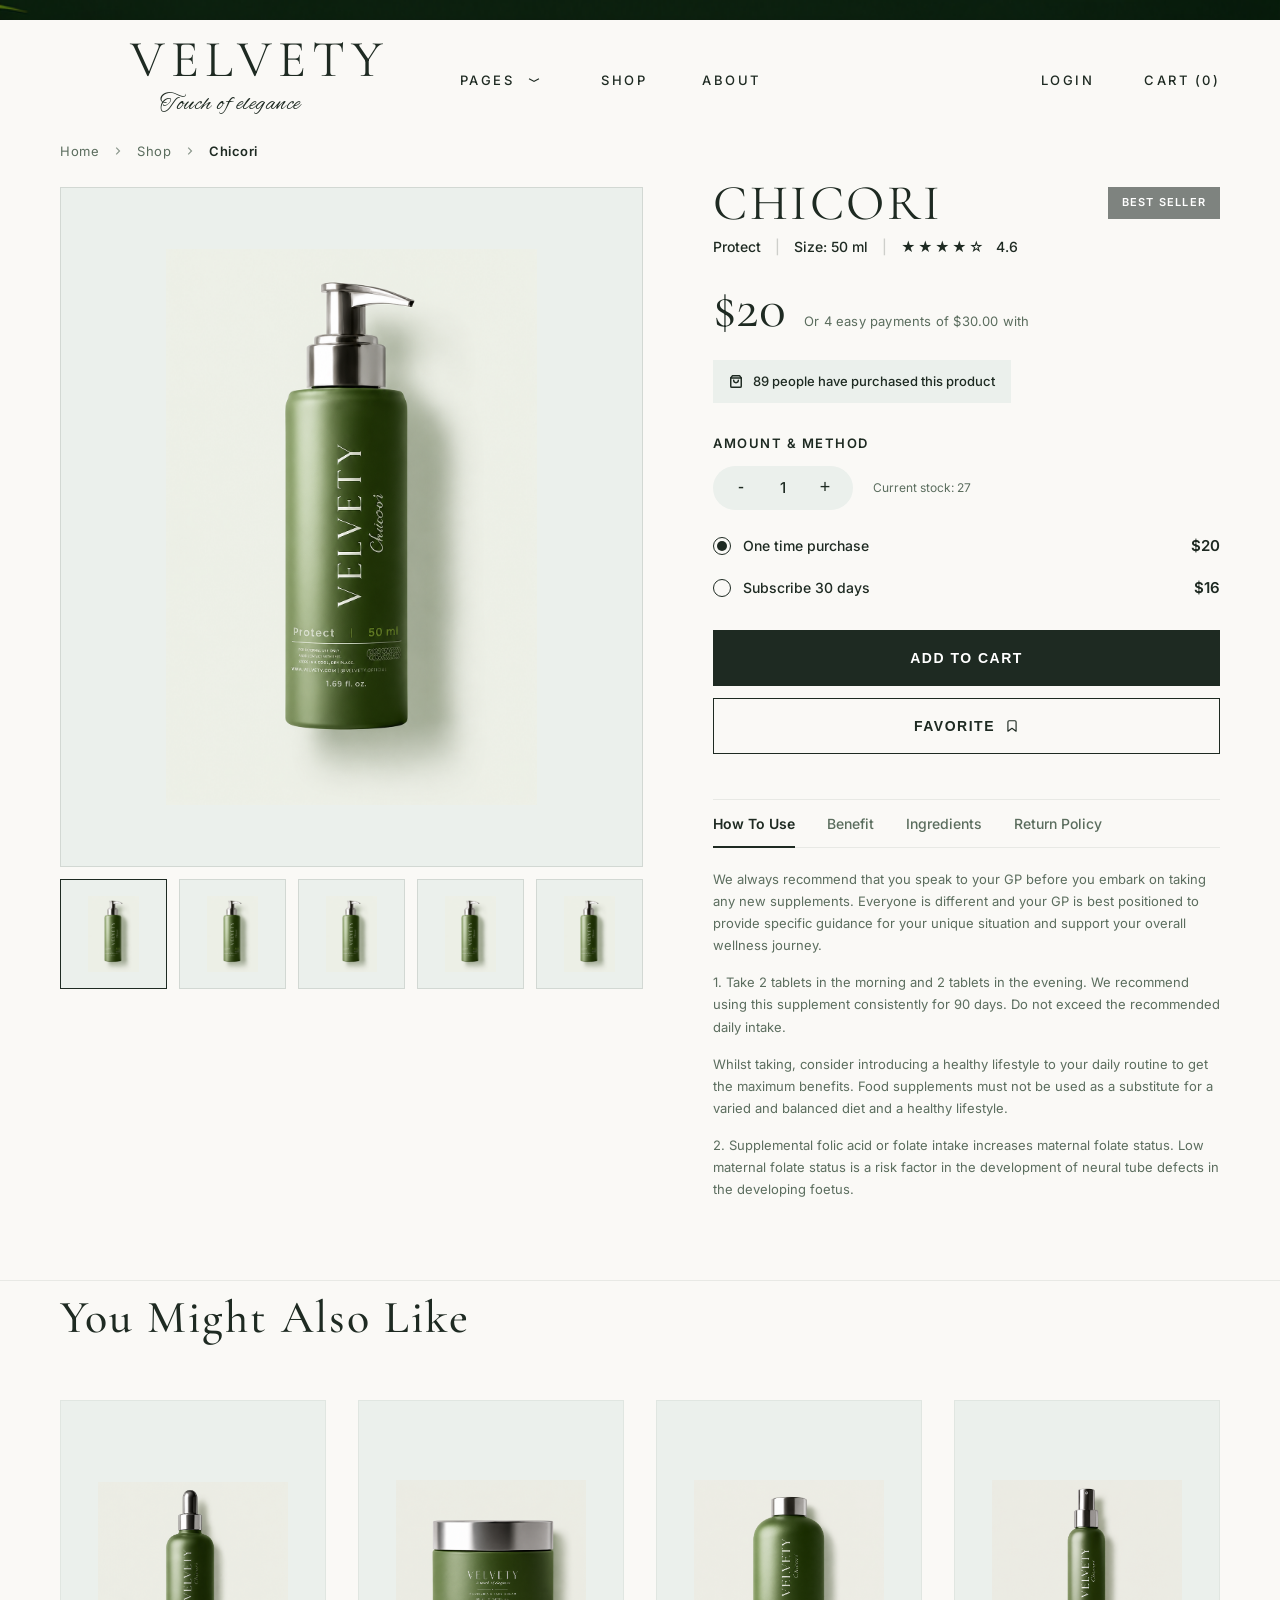
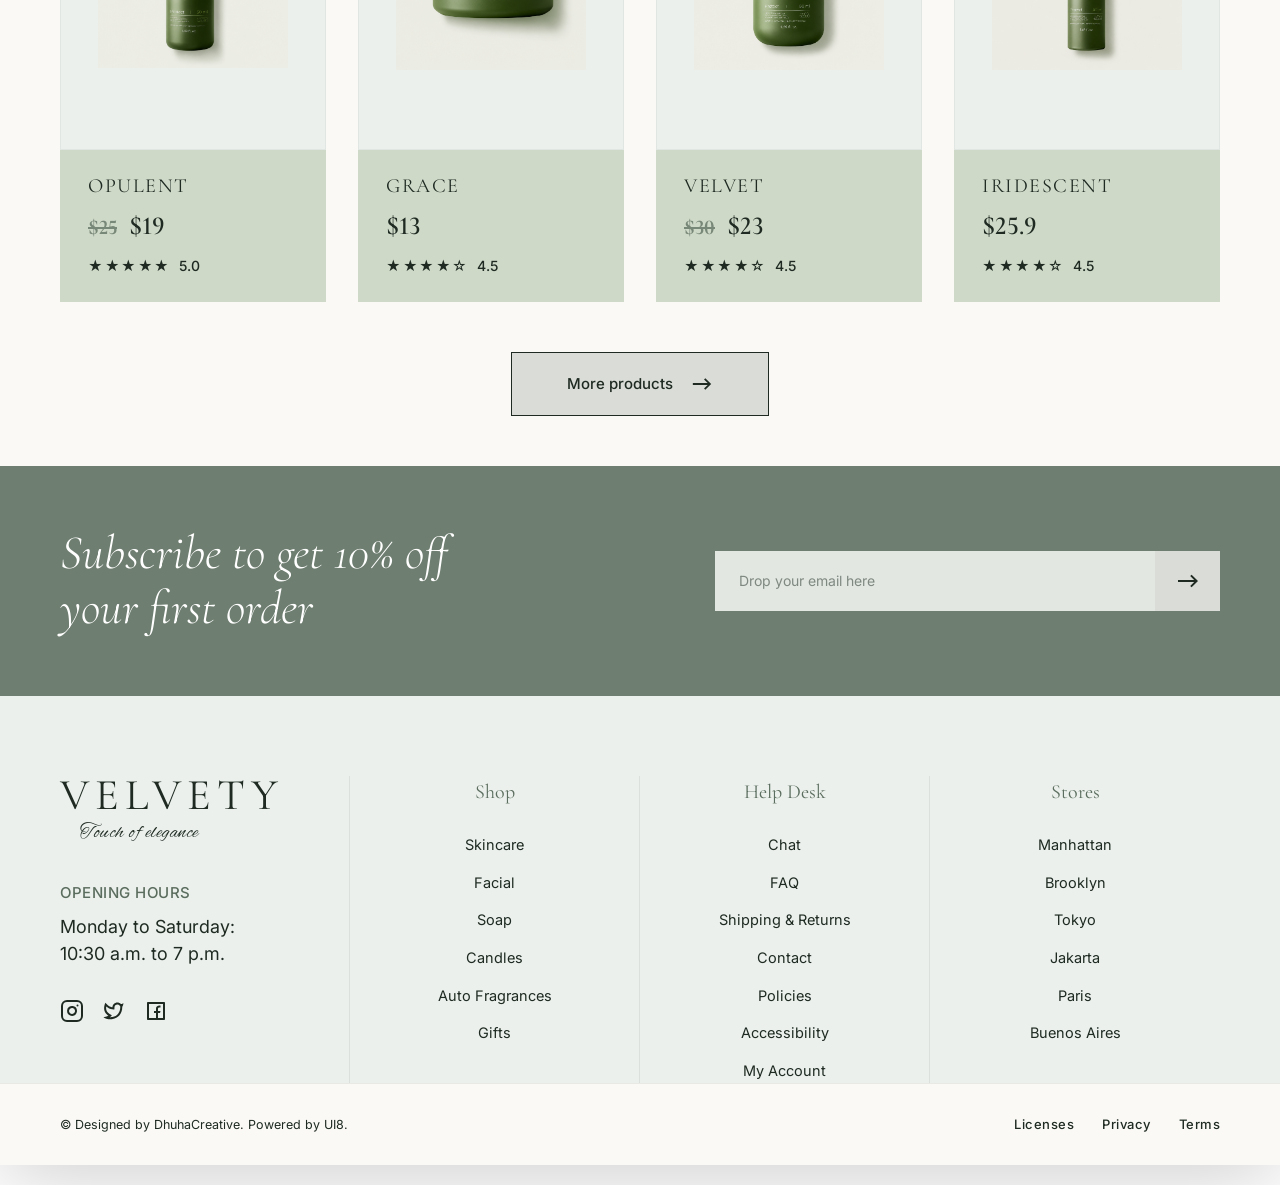
<file: index.html>
<!DOCTYPE html>
<html lang="en">
<head>
    <meta charset="UTF-8">
    <meta name="viewport" content="width=device-width, initial-scale=1.0">
    <title>VELVETY - Premium Skincare</title>
    <!-- CSS Link -->
    <link rel="stylesheet" href="css/style.css">
    <!-- Google Fonts -->
    <link rel="preconnect" href="https://fonts.googleapis.com">
    <link rel="preconnect" href="https://fonts.gstatic.com" crossorigin>
    <link href="https://fonts.googleapis.com/css2?family=Alex+Brush&family=Cormorant+Garamond:ital,wght@0,300;0,400;0,500;0,600;0,700;1,400&family=Cormorant+Infant:wght@600;700&family=Inter:wght@300;400;500;600;700&display=swap" rel="stylesheet">
</head>
<body>

    <!-- Main Page Container (Centered layout over palm leaf background) -->
    <div class="page-container">

        <!-- Navbar -->
        <header class="navbar">
            <div class="container navbar-inner">
                <!-- Left: VELVETY Logo -->
                <div class="navbar-left">
                    <a href="#" class="logo" id="logo">
                        <span class="logo-title">VELVETY</span>
                        <span class="logo-subtitle">Touch of elegance</span>
                    </a>
                </div>

                <!-- Hamburger Toggle for Mobile -->
                <input type="checkbox" id="menu-toggle" class="menu-toggle" style="display: none;">
                <label for="menu-toggle" class="menu-icon">
                    <span></span>
                    <span></span>
                    <span></span>
                </label>

                <!-- Center: Navigation Links -->
                <nav class="navbar-center">
                    <ul class="nav-links">
                        <li class="nav-item dropdown">
                            <a href="#" class="nav-link dropdown-toggle" id="nav-pages">
                                Pages
                                <svg class="dropdown-icon" width="24" height="14" viewBox="0 0 24 24" fill="currentColor">
                                    <path d="M12 15.6315L20.9679 10.8838L20.0321 9.11619L12 13.3685L3.9679 9.11619L3.03212 10.8838L12 15.6315Z"></path>
                                </svg>
                            </a>
                        </li>
                        <li class="nav-item">
                            <a href="#" class="nav-link" id="nav-shop">Shop</a>
                        </li>
                        <li class="nav-item">
                            <a href="#" class="nav-link" id="nav-about">About</a>
                        </li>
                    </ul>
                </nav>

                <!-- Right: Account/Cart Links -->
                <div class="navbar-right">
                    <a href="#" class="nav-link login-btn" id="nav-login">Login</a>
                    <a href="#" class="nav-link cart-btn" id="nav-cart">Cart (0)</a>
                </div>
            </div>
        </header>

        <!-- Hero Section -->
        <section class="hero-section container">
            <div class="hero-layout">
                <!-- Left Column: Images & Breadcrumb -->
                <div class="hero-images-col">
                    <div class="breadcrumb">
                        <a href="#" class="breadcrumb-link">Home</a>
                        <svg class="breadcrumb-separator" width="14" height="22" viewBox="0 0 24 24" fill="currentColor">
                            <path d="M13.1717 12.0007L8.22192 7.05093L9.63614 5.63672L16.0001 12.0007L9.63614 18.3646L8.22192 16.9504L13.1717 12.0007Z"></path>
                        </svg>
                        <a href="#" class="breadcrumb-link">Shop</a>
                        <svg class="breadcrumb-separator" width="14" height="22" viewBox="0 0 24 24" fill="currentColor">
                            <path d="M13.1717 12.0007L8.22192 7.05093L9.63614 5.63672L16.0001 12.0007L9.63614 18.3646L8.22192 16.9504L13.1717 12.0007Z"></path>
                        </svg>
                        <span class="breadcrumb-current">Chicori</span>
                    </div>
                    <div class="product-main-image-container">
                        <img src="assets/chicori-main.png" alt="Chicori Protect" class="product-main-image">
                    </div>
                    <div class="product-thumbnails">
                        <div class="thumbnail active" onclick="changeImage(0)"><img src="assets/chicori-main.png" alt="Chicori Thumbnail 1"></div>
                        <div class="thumbnail" onclick="changeImage(1)"><img src="assets/chicori-main.png" alt="Chicori Thumbnail 2"></div>
                        <div class="thumbnail" onclick="changeImage(2)"><img src="assets/chicori-main.png" alt="Chicori Thumbnail 3"></div>
                        <div class="thumbnail" onclick="changeImage(3)"><img src="assets/chicori-main.png" alt="Chicori Thumbnail 4"></div>
                        <div class="thumbnail" onclick="changeImage(4)"><img src="assets/chicori-main.png" alt="Chicori Thumbnail 5"></div>
                    </div>
                </div>

                <!-- Right Column: Product Detail Info -->
                <div class="hero-info-col">
                    <div class="product-header">
                        <h1 class="product-title">Chicori</h1>
                        <span class="badge-best-seller">Best Seller</span>
                    </div>

                    <div class="product-meta">
                        <span class="meta-item">Protect</span>
                        <span class="meta-divider">|</span>
                        <span class="meta-item">Size: 50 ml</span>
                        <span class="meta-divider">|</span>
                        <span class="rating-stars">★★★★☆</span>
                        <span class="rating-score">4.6</span>
                    </div>

                    <div class="price-section">
                        <span class="current-price">$20</span>
                        <span class="installment-text">Or 4 easy payments of $30.00 with</span>
                    </div>

                    <div class="purchase-notification">
                        <!-- Shopping bag SVG icon -->
                        <svg width="14" height="15" viewBox="0 0 24 24" fill="none" stroke="currentColor" stroke-width="2.5" stroke-linecap="round" stroke-linejoin="round">
                            <path d="M6 2L3 6v14a2 2 0 0 0 2 2h14a2 2 0 0 0 2-2V6l-3-4z"></path>
                            <line x1="3" y1="6" x2="21" y2="6"></line>
                            <path d="M16 10a4 4 0 0 1-8 0"></path>
                        </svg>
                        <span>89 people have purchased this product</span>
                    </div>

                    <div class="amount-method-section">
                        <h3 class="section-label">Amount & Method</h3>
                        <div class="quantity-stock-container">
                            <div class="quantity-selector">
                                <button type="button" class="qty-btn" onclick="decreaseQty()">-</button>
                                <span class="qty-value" id="qty-number">1</span>
                                <button type="button" class="qty-btn" onclick="increaseQty()">+</button>
                            </div>
                            <span class="stock-info">Current stock: 27</span>
                        </div>

                        <div class="purchase-options">
                            <label class="purchase-option active" id="option-one-time">
                                <input type="radio" name="purchase_method" checked onchange="toggleOption(true)">
                                <span class="custom-radio"></span>
                                <span class="option-label">One time purchase</span>
                                <span class="option-price">$20</span>
                            </label>
                            <label class="purchase-option" id="option-subscribe">
                                <input type="radio" name="purchase_method" onchange="toggleOption(false)">
                                <span class="custom-radio"></span>
                                <span class="option-label">Subscribe 30 days</span>
                                <span class="option-price">$16</span>
                            </label>
                        </div>
                    </div>

                    <div class="action-buttons">
                        <button class="btn-add-cart" id="add-to-cart-btn">Add to Cart</button>
                        <button class="btn-favorite" id="fav-btn">
                            <span>Favorite</span>
                            <!-- Bookmark SVG icon -->
                            <svg width="14" height="16" viewBox="0 0 24 24" fill="none" stroke="currentColor" stroke-width="2" stroke-linecap="round" stroke-linejoin="round">
                                <path d="M19 21l-7-5-7 5V5a2 2 0 0 1 2-2h10a2 2 0 0 1 2 2z"></path>
                            </svg>
                        </button>
                    </div>

                    <div class="tabs-container">
                        <div class="tab-headers">
                            <button class="tab-header active" onclick="switchTab(event, 'how-to-use')">How to use</button>
                            <button class="tab-header" onclick="switchTab(event, 'benefit')">Benefit</button>
                            <button class="tab-header" onclick="switchTab(event, 'ingredients')">Ingredients</button>
                            <button class="tab-header" onclick="switchTab(event, 'return-policy')">Return Policy</button>
                        </div>
                        <div class="tab-contents">
                            <div class="tab-content active" id="how-to-use">
                                <p>We always recommend that you speak to your GP before you embark on taking any new supplements. Everyone is different and your GP is best positioned to provide specific guidance for your unique situation and support your overall wellness journey.</p>
                                <p>1. Take 2 tablets in the morning and 2 tablets in the evening. We recommend using this supplement consistently for 90 days. Do not exceed the recommended daily intake.</p>
                                <p>Whilst taking, consider introducing a healthy lifestyle to your daily routine to get the maximum benefits. Food supplements must not be used as a substitute for a varied and balanced diet and a healthy lifestyle.</p>
                                <p>2. Supplemental folic acid or folate intake increases maternal folate status. Low maternal folate status is a risk factor in the development of neural tube defects in the developing foetus.</p>
                            </div>
                            <div class="tab-content" id="benefit">
                                <p>This organic formula supports your daily wellness routine, delivering essential nutrients that help to strengthen the skin's natural barriers and protect against environmental elements. Experience revitalized energy and smooth, balanced skin with consistent daily use.</p>
                            </div>
                            <div class="tab-content" id="ingredients">
                                <p>Active ingredients include organic Chicory extract, natural folates, vital vitamins, zinc, and organic binders. Free from artificial fillers, dairy, gluten, and animal-derived ingredients. 100% vegan friendly.</p>
                            </div>
                            <div class="tab-content" id="return-policy">
                                <p>We offer a 30-day money-back guarantee if you are not fully satisfied with your purchase. Items must be returned in their original packaging. Return shipping costs are covered by the customer unless the product arrived damaged.</p>
                            </div>
                        </div>
                    </div>
                </div>
            </div>
        </section>

        <!-- Simple Interactive Script for tabs, radios, quantity selector -->
        <script>
            function switchTab(event, tabId) {
                const headers = document.querySelectorAll('.tab-header');
                const contents = document.querySelectorAll('.tab-content');
                headers.forEach(h => h.classList.remove('active'));
                contents.forEach(c => c.classList.remove('active'));
                
                event.currentTarget.classList.add('active');
                document.getElementById(tabId).classList.add('active');
            }

            function toggleOption(isOneTime) {
                const optOneTime = document.getElementById('option-one-time');
                const optSubscribe = document.getElementById('option-subscribe');
                if (isOneTime) {
                    optOneTime.classList.add('active');
                    optSubscribe.classList.remove('active');
                } else {
                    optOneTime.classList.remove('active');
                    optSubscribe.classList.add('active');
                }
            }

            function increaseQty() {
                const qtyVal = document.getElementById('qty-number');
                let current = parseInt(qtyVal.innerText);
                qtyVal.innerText = current + 1;
            }

            function decreaseQty() {
                const qtyVal = document.getElementById('qty-number');
                let current = parseInt(qtyVal.innerText);
                if (current > 1) {
                    qtyVal.innerText = current - 1;
                }
            }

            function changeImage(index) {
                const thumbs = document.querySelectorAll('.thumbnail');
                thumbs.forEach((t, i) => {
                    if (i === index) t.classList.add('active');
                    else t.classList.remove('active');
                });
            }
        </script>

        <!-- Recommended Products -->
        <section class="recommendations-section container">
            <h2 class="recommendations-title">You might also like</h2>
            <div class="recommendations-grid">
                <!-- Card 1: OPULENT -->
                <div class="product-card">
                    <div class="card-image-box">
                        <img src="assets/product-1.png" alt="Opulent Protect Bottle" class="card-image">
                    </div>
                    <div class="card-info-box">
                        <h3 class="card-product-title">OPULENT</h3>
                        <div class="card-price-row">
                            <span class="card-old-price">$25</span>
                            <span class="card-current-price">$19</span>
                        </div>
                        <div class="card-rating-row">
                            <span class="card-stars">★★★★★</span>
                            <span class="card-score">5.0</span>
                        </div>
                    </div>
                </div>

                <!-- Card 2: GRACE -->
                <div class="product-card">
                    <div class="card-image-box">
                        <img src="assets/product-2.png" alt="Grace Face Cream Jar" class="card-image">
                    </div>
                    <div class="card-info-box">
                        <h3 class="card-product-title">GRACE</h3>
                        <div class="card-price-row">
                            <span class="card-current-price">$13</span>
                        </div>
                        <div class="card-rating-row">
                            <span class="card-stars">★★★★☆</span>
                            <span class="card-score">4.5</span>
                        </div>
                    </div>
                </div>

                <!-- Card 3: VELVET -->
                <div class="product-card">
                    <div class="card-image-box">
                        <img src="assets/product-3.png" alt="Velvet Protect Bottle" class="card-image">
                    </div>
                    <div class="card-info-box">
                        <h3 class="card-product-title">VELVET</h3>
                        <div class="card-price-row">
                            <span class="card-old-price">$30</span>
                            <span class="card-current-price">$23</span>
                        </div>
                        <div class="card-rating-row">
                            <span class="card-stars">★★★★☆</span>
                            <span class="card-score">4.5</span>
                        </div>
                    </div>
                </div>

                <!-- Card 4: IRIDESCENT -->
                <div class="product-card">
                    <div class="card-image-box">
                        <img src="assets/product-4.png" alt="Iridescent Protect Bottle" class="card-image">
                    </div>
                    <div class="card-info-box">
                        <h3 class="card-product-title">IRIDESCENT</h3>
                        <div class="card-price-row">
                            <span class="card-current-price">$25.9</span>
                        </div>
                        <div class="card-rating-row">
                            <span class="card-stars">★★★★☆</span>
                            <span class="card-score">4.5</span>
                        </div>
                    </div>
                </div>
            </div>

            <div class="recommendations-footer">
                <button class="btn-more-products" type="button">
                    <span>More products</span>
                    <svg class="more-icon" width="22" height="22" viewBox="0 0 24 24" fill="currentColor">
                        <path d="M1.99974 13.0001L1.9996 11.0002L18.1715 11.0002L14.2218 7.05044L15.636 5.63623L22 12.0002L15.636 18.3642L14.2218 16.9499L18.1716 13.0002L1.99974 13.0001Z"></path>
                    </svg>
                </button>
            </div>
        </section>

        <!-- Subscribe Section -->
        <section class="subscribe-section">
            <div class="container subscribe-inner">
                <h2 class="subscribe-title">Subscribe to get 10% off<br>your first order</h2>
                <div class="subscribe-form">
                    <input type="email" placeholder="Drop your email here" class="subscribe-input">
                    <button type="button" class="subscribe-btn" aria-label="Submit email">
                        <svg class="subscribe-arrow-icon" width="24" height="24" viewBox="0 0 24 24" fill="currentColor">
                            <path d="M1.99974 13.0001L1.9996 11.0002L18.1715 11.0002L14.2218 7.05044L15.636 5.63623L22 12.0002L15.636 18.3642L14.2218 16.9499L18.1716 13.0002L1.99974 13.0001Z"></path>
                        </svg>
                    </button>
                </div>
            </div>
        </section>

        <!-- Footer -->
        <footer class="footer-section">
            <div class="container footer-columns">
                <!-- Column 1: Brand & Info -->
                <div class="footer-col brand-col">
                    <a href="#" class="logo footer-logo">
                        <span class="logo-title">VELVETY</span>
                        <span class="logo-subtitle">Touch of elegance</span>
                    </a>
                    <div class="opening-hours-box">
                        <h4 class="footer-col-label">Opening hours</h4>
                        <p class="opening-hours-text">Monday to Saturday:<br>10:30 a.m. to 7 p.m.</p>
                    </div>
                    <div class="social-links">
                        <!-- Instagram icon (inline) -->
                        <a href="#" class="social-link" aria-label="Instagram">
                            <svg width="20" height="20" viewBox="0 0 24 24" fill="none" stroke="currentColor" stroke-width="2" stroke-linecap="round" stroke-linejoin="round">
                                <rect x="2" y="2" width="20" height="20" rx="5" ry="5"></rect>
                                <path d="M16 11.37A4 4 0 1 1 12.63 8 4 4 0 0 1 16 11.37z"></path>
                                <line x1="17.5" y1="6.5" x2="17.51" y2="6.5"></line>
                            </svg>
                        </a>
                        <!-- Twitter icon (inline) -->
                        <a href="#" class="social-link" aria-label="Twitter">
                            <svg width="20" height="20" viewBox="0 0 24 24" fill="currentColor">
                                <path d="M15.3499 5.55005C13.7681 5.55005 12.4786 6.81809 12.4504 8.39658L12.4223 9.97162C12.4164 10.3029 12.143 10.5667 11.8117 10.5608C11.7881 10.5604 11.7646 10.5586 11.7413 10.5554L10.1805 10.3426C8.12699 10.0625 6.15883 9.11736 4.27072 7.54411C3.67275 10.8538 4.84 13.1472 7.65342 14.916L9.40041 16.0142C9.68095 16.1906 9.7654 16.561 9.58903 16.8415C9.54861 16.9058 9.49636 16.9619 9.43504 17.0067L7.84338 18.1696C8.78973 18.229 9.68938 18.1875 10.435 18.0387C15.1526 17.0973 18.2897 13.547 18.2897 7.69109C18.2897 7.213 17.2774 5.55005 15.3499 5.55005ZM10.4507 8.3609C10.4983 5.69584 12.6735 3.55005 15.3499 3.55005C16.7132 3.55005 17.9465 4.10683 18.8348 5.0054C19.5462 5.00005 20.1514 5.17991 21.5035 4.35967C21.1693 6.00005 21.0034 6.71201 20.2897 7.69109C20.2897 15.3326 15.5926 19.0489 10.8264 20C7.5587 20.6522 2.80646 19.5815 1.44531 18.1587C2.13874 18.1054 4.95928 17.802 6.58895 16.6092C5.20994 15.6987 -0.278631 12.4681 3.32772 3.78642C5.02119 5.76307 6.73797 7.10855 8.47807 7.82286C9.63548 8.29798 9.91978 8.2885 10.4507 8.3609Z"></path>
                            </svg>
                        </a>
                        <!-- Facebook icon (inline) -->
                        <a href="#" class="social-link" aria-label="Facebook">
                            <svg width="20" height="20" viewBox="0 0 24 24" fill="currentColor">
                                <path d="M14 19H19V5H5V19H12V14H10V12H12V10.3458C12 9.00855 12.1392 8.52362 12.4007 8.03473C12.6622 7.54584 13.0458 7.16216 13.5347 6.9007C13.9174 6.69604 14.3922 6.57252 15.2217 6.51954C15.551 6.49851 15.9771 6.52533 16.5 6.6V8.5H16C15.0827 8.5 14.7042 8.54332 14.4779 8.66433C14.3376 8.73939 14.2394 8.83758 14.1643 8.97793C14.0433 9.20418 14 9.42853 14 10.3458V12H16.5L16 14H14V19ZM4 3H20C20.5523 3 21 3.44772 21 4V20C21 20.5523 20.5523 21 20 21H4C3.44772 21 3 20.5523 3 20V4C3 3.44772 3.44772 3 4 3Z"></path>
                            </svg>
                        </a>
                    </div>
                </div>

                <!-- Column 2: Shop Links -->
                <div class="footer-col link-col">
                    <h3 class="footer-title">Shop</h3>
                    <ul class="footer-links">
                        <li><a href="#" class="footer-link">Skincare</a></li>
                        <li><a href="#" class="footer-link">Facial</a></li>
                        <li><a href="#" class="footer-link">Soap</a></li>
                        <li><a href="#" class="footer-link">Candles</a></li>
                        <li><a href="#" class="footer-link">Auto Fragrances</a></li>
                        <li><a href="#" class="footer-link">Gifts</a></li>
                    </ul>
                </div>

                <!-- Column 3: Help Desk Links -->
                <div class="footer-col link-col">
                    <h3 class="footer-title">Help Desk</h3>
                    <ul class="footer-links">
                        <li><a href="#" class="footer-link">Chat</a></li>
                        <li><a href="#" class="footer-link">FAQ</a></li>
                        <li><a href="#" class="footer-link">Shipping & Returns</a></li>
                        <li><a href="#" class="footer-link">Contact</a></li>
                        <li><a href="#" class="footer-link">Policies</a></li>
                        <li><a href="#" class="footer-link">Accessibility</a></li>
                        <li><a href="#" class="footer-link">My Account</a></li>
                    </ul>
                </div>

                <!-- Column 4: Stores Links -->
                <div class="footer-col link-col">
                    <h3 class="footer-title">Stores</h3>
                    <ul class="footer-links">
                        <li><a href="#" class="footer-link">Manhattan</a></li>
                        <li><a href="#" class="footer-link">Brooklyn</a></li>
                        <li><a href="#" class="footer-link">Tokyo</a></li>
                        <li><a href="#" class="footer-link">Jakarta</a></li>
                        <li><a href="#" class="footer-link">Paris</a></li>
                        <li><a href="#" class="footer-link">Buenos Aires</a></li>
                    </ul>
                </div>
            </div>

            <!-- Bottom Row: Copyright & Legal Links -->
            <div class="footer-bottom">
                <div class="container footer-bottom-inner">
                    <p class="copyright-text">&copy; Designed by DhuhaCreative. Powered by UI8.</p>
                    <div class="footer-bottom-links">
                        <a href="#" class="bottom-link">Licenses</a>
                        <a href="#" class="bottom-link">Privacy</a>
                        <a href="#" class="bottom-link">Terms</a>
                    </div>
                </div>
            </div>
        </footer>

    </div>

</body>
</html>
</file>
<file: css/style.css>
/* ==========================================================================
   CSS Variables & Design Tokens
   ========================================================================== */
:root {
    --bg-main: #FAF9F6;              /* Soft premium cream background */
    --color-dark: #1E2A22;           /* Rich organic dark charcoal-green */
    --color-muted-green: #5B6D5E;    /* Elegant muted sage green */
    --color-light-sage: #EBF0EC;     /* Light sage green for backgrounds */
    --color-dark-sage: #6E7E70;      /* Dark sage green for subscribe banner */
    --color-accent: #C5A880;         /* Muted gold for rating/accents */
    --border-color: rgba(30, 42, 34, 0.08); /* Soft dark separator line */
    
    /* Typography */
    --font-serif: 'Cormorant Garamond', serif;
    --font-sans: 'Inter', sans-serif;
    --font-script: 'Alex Brush', cursive;
}

/* ==========================================================================
   Reset & Base Styles
   ========================================================================== */
*, *::before, *::after {
    box-sizing: border-box;
    margin: 0;
    padding: 0;
}

body {
    background-image: url('../assets/background-leaves.png');
    background-size: cover;
    background-position: center;
    background-attachment: fixed;
    background-repeat: no-repeat;
    font-family: var(--font-sans);
    color: var(--color-dark);
    line-height: 1.6;
    display: flex;
    justify-content: center;
    min-height: 100vh;
    padding: 20px 0; /* Shifts the page down and shows the palm leaves at top and bottom */
    box-sizing: border-box;
    overflow-x: hidden;
}

/* Centered content column */
.page-container {
    width: 100%;
    max-width: 1800px; /* Extended page width to match Figma 1920px workspace */
    background-color: var(--bg-main);
    box-shadow: 0 10px 80px rgba(0, 0, 0, 0.2);
    display: flex;
    flex-direction: column;
    min-height: calc(100vh - 40px);
    position: relative;
}

/* Grid & Layout Containers */
.container {
    width: 100%;
    max-width: 1800px;
    margin: 0 auto;
    padding: 0 110px; /* Wide horizontal padding matching the Figma mockup margins */
}

/* ==========================================================================
   Navbar Component
   ========================================================================== */
.navbar {
    width: 100%;
    background-color: var(--bg-main);
    position: relative;
    z-index: 100;
}

.navbar-inner {
    height: 120px; /* Reduced height to shift navbar elements upward */
    display: flex;
    justify-content: space-between;
    align-items: center;
}

/* Left: Logo */
.navbar-left {
    display: flex;
    justify-content: flex-start;
    align-items: center;
}

.logo {
    display: flex;
    flex-direction: column;
    align-items: flex-start; /* Left-aligned logo contents */
    text-decoration: none;
    color: var(--color-dark);
    transition: opacity 0.3s ease;
    margin-left: 70px; /* Shifted 70px to the right */
}

.logo:hover {
    opacity: 0.85;
}

.logo-title {
    font-family: var(--font-serif);
    font-size: 52px; /* Increased from 38px */
    font-weight: 400;
    letter-spacing: 6px;
    line-height: 0.9;
    text-transform: uppercase;
}

.logo-subtitle {
    font-family: var(--font-script);
    font-size: 24px; /* Increased from 19px */
    font-weight: 400;
    color: var(--color-dark);
    margin-top: 1px;
    margin-left: 30px; /* Shifted 10px more to the right */
    letter-spacing: 0.5px;
}

/* Center: Navigation Links */
.navbar-center {
    display: flex;
    justify-content: flex-end;
    margin-left: auto; /* Pushes center links to the right */
    margin-right: 280px; /* Increased by 20px more to shift links leftwards */
}

.nav-links {
    display: flex;
    list-style: none;
    gap: 55px; /* Increased space between PAGES, SHOP, ABOUT */
    align-items: center;
}

.nav-item {
    position: relative;
}

.nav-link {
    text-decoration: none;
    color: var(--color-dark);
    font-size: 13px; /* Clean modern size */
    font-weight: 500;
    letter-spacing: 2.5px;
    text-transform: uppercase;
    transition: color 0.3s ease;
    display: flex;
    align-items: center;
    gap: 8px;
    padding: 10px 0;
}

.nav-link:hover {
    color: var(--color-muted-green);
}

/* Dropdown Icon Styling */
.dropdown-icon {
    width: 24px;
    height: 14px;
    display: inline-block;
    color: var(--color-dark);
    transition: transform 0.3s ease, color 0.3s ease;
}

.nav-link:hover .dropdown-icon {
    color: var(--color-muted-green);
    transform: translateY(1px);
}

/* Right: Login & Cart */
.navbar-right {
    display: flex;
    justify-content: flex-end;
    gap: 50px; /* Increased space between LOGIN and CART (0) */
    align-items: center;
}
.login-btn, .cart-btn {
    text-decoration: none;
    color: var(--color-dark);
    font-size: 13px;
    font-weight: 500;
    letter-spacing: 2.5px;
    text-transform: uppercase;
    transition: color 0.3s ease;
}

.login-btn:hover, .cart-btn:hover {
    color: var(--color-muted-green);
}

/* ==========================================================================
   Hero Section Component
   ========================================================================== */
.hero-section {
    padding-bottom: 80px;
}

.hero-layout {
    display: flex;
    gap: 70px; /* Generous gap between columns */
    align-items: flex-start;
}

/* Left Column: Images & Breadcrumb */
.hero-images-col {
    flex: 1.15; /* Slightly wider left column for visual focus */
    display: flex;
    flex-direction: column;
}

.breadcrumb {
    display: flex;
    align-items: center;
    gap: 12px;
    font-size: 13px;
    font-family: var(--font-sans);
    letter-spacing: 0.5px;
    margin-bottom: 25px;
}

.breadcrumb-link {
    text-decoration: none;
    color: var(--color-muted-green);
    transition: color 0.3s ease;
}

.breadcrumb-link:hover {
    color: var(--color-dark);
}

.breadcrumb-separator {
    color: var(--color-muted-green);
    display: inline-block;
    opacity: 0.7;
    width: 14px; /* Increased from 10px */
    height: 22px; /* Increased from 16px */
}

.breadcrumb-current {
    font-weight: 600;
    color: var(--color-dark);
}

/* Main Image Box */
.product-main-image-container {
    width: 100%;
    height: 680px; /* Precise height to match Figma aspect ratio */
    background-color: #EBF0EC; /* Light sage background */
    border: 1px solid rgba(30, 42, 34, 0.12); /* Thin organic border */
    display: flex;
    justify-content: center;
    align-items: center;
    overflow: hidden;
}

.product-main-image {
    max-width: 82%;
    max-height: 82%;
    object-fit: contain;
}

/* Thumbnail Gallery */
.product-thumbnails {
    display: flex;
    gap: 12px;
    margin-top: 12px;
    width: 100%;
}

.thumbnail {
    flex: 1;
    height: 110px; /* Small square-ish thumbnails */
    background-color: #EBF0EC;
    border: 1px solid rgba(30, 42, 34, 0.12);
    display: flex;
    justify-content: center;
    align-items: center;
    cursor: pointer;
    transition: border-color 0.3s ease, opacity 0.3s ease;
}

.thumbnail:hover {
    opacity: 0.9;
}

.thumbnail.active {
    border: 1.5px solid var(--color-dark); /* Dark border for selected state */
}

.thumbnail img {
    max-width: 70%;
    max-height: 70%;
    object-fit: contain;
}

/* Right Column: Detail Information */
.hero-info-col {
    flex: 1;
    display: flex;
    flex-direction: column;
    padding-top: 38px; /* Offset to align horizontally with the main image box */
}

/* Product Header & Badge */
.product-header {
    display: flex;
    justify-content: space-between;
    align-items: center;
    margin-bottom: 8px;
}

.product-title {
    font-family: var(--font-serif);
    font-size: 50px; /* Large, elegant serif heading */
    font-weight: 400;
    letter-spacing: 2.5px;
    text-transform: uppercase;
    color: var(--color-dark);
    margin: 0;
    line-height: 1;
}

.badge-best-seller {
    background-color: #7E837F; /* Soft charcoal-grey badge */
    color: #FFFFFF;
    font-size: 11px;
    font-weight: 600;
    letter-spacing: 1.2px;
    text-transform: uppercase;
    padding: 7px 14px;
}

/* Product Meta Row */
.product-meta {
    display: flex;
    align-items: center;
    gap: 14px;
    font-size: 14px;
    font-weight: 500;
    color: var(--color-dark);
    margin-bottom: 22px;
}

.meta-divider {
    color: rgba(30, 42, 34, 0.2);
}

.rating-stars {
    color: var(--color-dark);
    letter-spacing: 2px;
}

.rating-score {
    font-weight: 500;
    margin-left: -4px;
}

/* Pricing Section */
.price-section {
    display: flex;
    align-items: baseline;
    gap: 18px;
    margin-bottom: 24px;
}

.current-price {
    font-family: var(--font-serif);
    font-size: 56px; /* Increased from 44px */
    font-weight: 400;
    color: var(--color-dark);
    line-height: 1;
}

.installment-text {
    font-size: 13px;
    color: var(--color-muted-green);
    letter-spacing: 0.2px;
}

/* Purchase Notification Banner */
.purchase-notification {
    display: flex;
    align-items: center;
    gap: 10px;
    background-color: #EBF0EC;
    color: var(--color-dark);
    padding: 11px 16px;
    font-size: 13px;
    font-weight: 500;
    width: fit-content;
    margin-bottom: 30px;
}

.purchase-notification svg {
    color: var(--color-dark);
    flex-shrink: 0;
}

/* Amount & Method Styling */
.amount-method-section {
    display: flex;
    flex-direction: column;
    margin-bottom: 28px;
}

.section-label {
    font-size: 13px;
    font-weight: 600;
    text-transform: uppercase;
    letter-spacing: 1.5px;
    color: var(--color-dark);
    margin-bottom: 12px;
}

/* Quantity selector pill */
.quantity-stock-container {
    display: flex;
    align-items: center;
    gap: 20px;
    margin-bottom: 22px;
}

.quantity-selector {
    display: flex;
    justify-content: space-between;
    align-items: center;
    background-color: #EBF0EC;
    width: 140px;
    height: 44px;
    padding: 0 16px;
    border-radius: 22px;
}

.qty-btn {
    background: none;
    border: none;
    font-size: 18px;
    color: var(--color-dark);
    cursor: pointer;
    width: 24px;
    height: 24px;
    display: flex;
    justify-content: center;
    align-items: center;
}

.qty-btn:hover {
    opacity: 0.6;
}

.qty-value {
    font-size: 15px;
    font-weight: 500;
    color: var(--color-dark);
}

.stock-info {
    font-size: 12px;
    color: var(--color-muted-green);
}

/* Radio Button Rows */
.purchase-options {
    display: flex;
    flex-direction: column;
    gap: 14px;
}

.purchase-option {
    display: flex;
    align-items: center;
    cursor: pointer;
    padding: 2px 0;
}

.purchase-option input[type="radio"] {
    position: absolute;
    opacity: 0;
    cursor: pointer;
}

.custom-radio {
    width: 18px;
    height: 18px;
    border: 1px solid var(--color-dark);
    border-radius: 50%;
    margin-right: 12px;
    display: inline-block;
    position: relative;
    box-sizing: border-box;
}

/* Center dot for checked state */
.purchase-option.active .custom-radio::after {
    content: '';
    position: absolute;
    width: 10px;
    height: 10px;
    background-color: var(--color-dark);
    border-radius: 50%;
    top: 3px;
    left: 3px;
}

.option-label {
    font-size: 14px;
    font-weight: 500;
    color: var(--color-dark);
}

.option-price {
    margin-left: auto;
    font-size: 15px;
    font-weight: 600;
    color: var(--color-dark);
}

/* Action Buttons (Add to Cart / Favorite) */
.action-buttons {
    display: flex;
    flex-direction: column;
    gap: 12px;
    margin-bottom: 35px;
}

.btn-add-cart {
    background-color: var(--color-dark);
    color: #FFFFFF;
    font-size: 14px;
    font-weight: 600;
    letter-spacing: 1.5px;
    text-transform: uppercase;
    height: 56px;
    border: none;
    cursor: pointer;
    width: 100%;
    transition: opacity 0.3s ease;
}

.btn-add-cart:hover {
    opacity: 0.9;
}

.btn-favorite {
    background-color: transparent;
    color: var(--color-dark);
    border: 1px solid var(--color-dark);
    font-size: 14px;
    font-weight: 600;
    letter-spacing: 1.5px;
    text-transform: uppercase;
    height: 56px;
    cursor: pointer;
    width: 100%;
    display: flex;
    justify-content: center;
    align-items: center;
    gap: 10px;
    transition: background-color 0.3s ease, color 0.3s ease;
}

.btn-favorite:hover {
    background-color: var(--color-dark);
    color: #FFFFFF;
}

.btn-favorite svg {
    flex-shrink: 0;
}

/* Description Tabs Section */
.tabs-container {
    margin-top: 10px;
    border-top: 1px solid var(--border-color);
}

.tab-headers {
    display: flex;
    gap: 32px;
    border-bottom: 1px solid var(--border-color);
}

.tab-header {
    background: none;
    border: none;
    font-family: var(--font-sans);
    font-size: 14px;
    font-weight: 500;
    color: var(--color-muted-green);
    padding: 15px 0;
    cursor: pointer;
    position: relative;
    text-transform: capitalize;
}

.tab-header.active {
    color: var(--color-dark);
    font-weight: 600;
}

.tab-header.active::after {
    content: '';
    position: absolute;
    bottom: -1px;
    left: 0;
    width: 100%;
    height: 2px;
    background-color: var(--color-dark);
}

.tab-contents {
    padding-top: 20px;
}

.tab-content {
    display: none;
}

.tab-content.active {
    display: block;
}

.tab-content p {
    font-size: 13px;
    line-height: 1.7;
    color: var(--color-muted-green);
    margin-bottom: 15px;
}

.tab-content p:last-child {
    margin-bottom: 0;
}

/* ==========================================================================
   Recommended Products Section
   ========================================================================== */
.recommendations-section {
    padding-top: 40px;
    padding-bottom: 60px;
    border-top: 1px solid var(--border-color); /* Separator line between sections */
    margin-top: 80px;
}

.recommendations-title {
    font-family: var(--font-serif);
    font-size: 46px; /* Elegant serif title matching figma */
    font-weight: 500; /* Increased to 500 for a little bit of boldness */
    letter-spacing: 2px;
    color: var(--color-dark);
    margin-bottom: 45px;
    text-transform: capitalize;
}

.recommendations-grid {
    display: grid;
    grid-template-columns: repeat(4, 1fr); /* 4-column layout */
    gap: 32px; /* Precise gap between product cards */
    margin-bottom: 50px;
}

.product-card {
    display: flex;
    flex-direction: column;
    text-decoration: none;
    cursor: pointer;
}

/* Card Upper Half (Image Box) */
.card-image-box {
    width: 100%;
    height: 350px; /* Square-ish height for product container */
    background-color: #EBF0EC; /* Soft sage/grey background */
    display: flex;
    justify-content: center;
    align-items: center;
    overflow: hidden;
    position: relative;
    border: 1px solid rgba(30, 42, 34, 0.05); /* Very subtle border */
}

.card-image {
    max-width: 72%;
    max-height: 72%;
    object-fit: contain;
    transition: transform 0.4s cubic-bezier(0.25, 0.46, 0.45, 0.94);
}

.product-card:hover .card-image {
    transform: scale(1.06); /* Elegant premium hover zoom */
}

/* Card Lower Half (Info Box) */
.card-info-box {
    background-color: #CFD9C8; /* Beautiful sage green block */
    padding: 24px 28px;
    display: flex;
    flex-direction: column;
    gap: 5px;
}

.card-product-title {
    font-family: var(--font-serif);
    font-size: 20px;
    font-weight: 400;
    letter-spacing: 1.5px;
    text-transform: uppercase;
    color: var(--color-dark);
    margin: 0;
    line-height: 1.2;
}

.card-price-row {
    display: flex;
    align-items: baseline;
    gap: 12px;
    font-family: 'Cormorant Infant', serif; /* Font family changed to Cormorant Infant */
    font-size: 26px; /* Increased from 22px */
    font-weight: 700; /* Bold */
    color: var(--color-dark);
    margin-top: 2px;
}

.card-old-price {
    font-size: 21px; /* Increased from 16px to make grey numbers larger */
    font-weight: 700; /* Bold */
    color: var(--color-muted-green);
    text-decoration: line-through;
    opacity: 0.75;
}

.card-current-price {
    font-weight: 600;
}

.card-rating-row {
    display: flex;
    align-items: center;
    gap: 8px;
    font-size: 14px;
    color: var(--color-dark);
    margin-top: 4px;
}

.card-stars {
    letter-spacing: 1.5px;
    color: var(--color-dark);
}

.card-score {
    font-weight: 500;
}

/* More Products Button Wrapper */
.recommendations-footer {
    display: flex;
    justify-content: center;
    margin-top: 15px;
}

.btn-more-products {
    background-color: #D9DCD7; /* Soft light grey-sage background */
    border: 1px solid var(--color-dark);
    color: var(--color-dark);
    padding: 0 55px;
    height: 64px;
    display: flex;
    align-items: center;
    justify-content: center;
    gap: 18px;
    font-family: var(--font-sans);
    font-size: 15px;
    font-weight: 500;
    cursor: pointer;
    transition: all 0.3s ease;
}

.btn-more-products:hover {
    background-color: var(--color-dark);
    color: #FFFFFF;
}

.more-icon {
    flex-shrink: 0;
    transition: transform 0.3s ease;
}

.btn-more-products:hover .more-icon {
    transform: translateX(6px); /* Arrow glides forward on hover */
}

/* ==========================================================================
   Subscribe Section Styling
   ========================================================================== */
.subscribe-section {
    background-color: var(--color-dark-sage); /* Dark sage green background */
    width: 100%;
    padding: 60px 0;
    margin-top: 50px;
}

.subscribe-inner {
    display: flex;
    justify-content: space-between;
    align-items: center;
}

.subscribe-title {
    font-family: var(--font-serif);
    font-size: 48px; /* Increased from 38px */
    font-style: italic; /* Beautiful slanted serif/italic style */
    font-weight: 300;
    color: #FFFFFF;
    line-height: 1.15;
    margin: 0;
}

.subscribe-form {
    display: flex;
    align-items: center;
}

.subscribe-input {
    background-color: #E2E7E2; /* Lighter warm grey-green */
    border: none;
    height: 60px;
    width: 440px; /* Expansive width for email input */
    padding: 0 24px;
    font-family: var(--font-sans);
    font-size: 14px;
    color: var(--color-dark);
}

.subscribe-input::placeholder {
    color: rgba(30, 42, 34, 0.5); /* Muted placeholder */
}

.subscribe-input:focus {
    outline: none;
}

.subscribe-btn {
    background-color: #D9DCD7; /* Soft light grey-sage button */
    border: none;
    height: 60px;
    width: 65px;
    display: flex;
    justify-content: center;
    align-items: center;
    color: var(--color-dark);
    cursor: pointer;
    transition: background-color 0.3s ease, color 0.3s ease;
}

.subscribe-btn:hover {
    background-color: var(--color-dark);
    color: #FFFFFF;
}

.subscribe-arrow-icon {
    flex-shrink: 0;
}

/* ==========================================================================
   Footer Section Styling
   ========================================================================== */
.footer-section {
    background-color: var(--color-light-sage); /* Light sage green background */
    width: 100%;
    padding-top: 80px;
    display: flex;
    flex-direction: column;
}

.footer-columns {
    display: grid;
    grid-template-columns: repeat(4, 1fr); /* 4 columns */
    padding-bottom: 70px;
}

.footer-col {
    display: flex;
    flex-direction: column;
}

/* Vertical divider lines between footer columns */
.footer-col:not(:last-child) {
    border-right: 1px solid rgba(30, 42, 34, 0.08);
}

/* Left Brand Column */
.brand-col {
    padding-right: 40px;
}

.footer-logo {
    margin-left: 0; /* Align brand columns flush left */
    align-items: flex-start;
}

.footer-logo .logo-title {
    font-size: 44px; /* Increased from 32px */
}

.footer-logo .logo-subtitle {
    font-size: 20px; /* Increased from 16px */
    margin-left: 20px; /* Aligned with Navbar subtitle */
}

.opening-hours-box {
    margin-top: 32px;
}

.footer-col-label {
    font-family: var(--font-sans);
    font-size: 15px; /* Increased from 13px */
    font-weight: 500;
    text-transform: uppercase;
    color: var(--color-muted-green);
    margin-bottom: 8px;
    letter-spacing: 0.5px;
}

.opening-hours-text {
    font-family: var(--font-sans);
    font-size: 18px; /* Increased from 15px */
    color: var(--color-dark);
    line-height: 1.5;
    margin: 0;
}

.social-links {
    display: flex;
    gap: 18px;
    margin-top: 32px;
    align-items: center;
}

.social-link {
    color: var(--color-dark);
    text-decoration: none;
    transition: color 0.3s ease;
    display: inline-flex;
    align-items: center;
    justify-content: center;
}

.social-link svg {
    width: 24px; /* Increased icon size from 20px */
    height: 24px; /* Increased icon size from 20px */
}

.social-link:hover {
    color: var(--color-muted-green);
}

/* Navigation Links Columns */
.link-col {
    align-items: center; /* Center aligns headers and lists */
    padding: 0 20px;
}

.footer-title {
    font-family: var(--font-serif);
    font-size: 20px;
    font-weight: 400;
    color: var(--color-muted-green);
    margin-bottom: 24px;
    text-transform: capitalize;
}

.footer-links {
    list-style: none;
    display: flex;
    flex-direction: column;
    gap: 12px;
    align-items: center;
    padding: 0;
    margin: 0;
}

.footer-link {
    font-family: var(--font-sans);
    font-size: 14.5px;
    color: var(--color-dark);
    text-decoration: none;
    font-weight: 400;
    transition: color 0.3s ease;
}

.footer-link:hover {
    color: var(--color-muted-green);
}

/* Bottom Copyright Bar */
.footer-bottom {
    background-color: var(--bg-main); /* Alabaster white/cream */
    border-top: 1px solid rgba(30, 42, 34, 0.08);
    padding: 30px 0;
    width: 100%;
}

.footer-bottom-inner {
    display: flex;
    justify-content: space-between;
    align-items: center;
}

.copyright-text {
    font-family: var(--font-sans);
    font-size: 12.5px;
    color: var(--color-dark);
    margin: 0;
}

.footer-bottom-links {
    display: flex;
    gap: 28px;
}

.bottom-link {
    font-family: var(--font-sans);
    font-size: 13px;
    font-weight: 500;
    color: var(--color-dark);
    text-decoration: none;
    letter-spacing: 0.5px;
    transition: color 0.3s ease;
}

.bottom-link:hover {
    color: var(--color-muted-green);
}

/* ==========================================================================
   Responsive & Mobile Friendly Queries
   ========================================================================== */

/* Hamburger menu icon base layout (hidden on desktop) */
.menu-icon {
    display: none;
    cursor: pointer;
    flex-direction: column;
    gap: 6px;
    z-index: 200;
}

.menu-icon span {
    display: block;
    width: 28px;
    height: 2.5px;
    background-color: var(--color-dark);
    transition: all 0.3s cubic-bezier(0.25, 0.46, 0.45, 0.94);
}

/* 1. Large Screens & Laptops (up to 1440px) */
@media (max-width: 1440px) {
    .container {
        padding: 0 60px; /* Thinned padding for smaller desktop screens */
    }
}

/* 2. Medium Laptops & Small Desktops (up to 1200px) */
@media (max-width: 1200px) {
    body {
        padding: 0; /* Remove top/bottom borders to fill the screen on small displays */
    }
    
    .page-container {
        max-width: 100%;
        min-height: 100vh;
        box-shadow: none; /* Flat borders look better on full screen */
    }
    
    .navbar-center {
        margin-right: 120px; /* Reduced gap on smaller desktop screens */
    }
    
    .hero-layout {
        gap: 40px; /* Narrower column gap */
    }
    
    .product-main-image-container {
        height: 580px; /* Scale main image container height down */
    }
    
    .thumbnail {
        height: 90px;
    }
}

/* 3. Tablets & Large Mobile Views (up to 992px) */
@media (max-width: 992px) {
    .container {
        padding: 0 40px;
    }

    /* Navbar Collapse to Mobile Toggle Menu */
    .navbar-inner {
        height: 90px;
        position: relative;
    }
    
    .logo-title {
        font-size: 40px;
    }
    
    .logo-subtitle {
        font-size: 18px;
        margin-left: 15px;
    }
    
    .logo {
        margin-left: 0 !important; /* Keep logo aligned to the left edge */
    }
    
    .menu-icon {
        display: flex; /* Reveal mobile hamburger toggle */
    }
    
    /* Navigation Link Dropdown Collapse */
    .navbar-center {
        display: none;
        flex-direction: column;
        position: absolute;
        top: 90px;
        left: 0;
        width: 100%;
        background-color: var(--bg-main);
        padding: 24px 40px;
        box-shadow: 0 15px 30px rgba(0, 0, 0, 0.05);
        z-index: 150;
        margin: 0;
    }
    
    .navbar-center .nav-links {
        flex-direction: column;
        align-items: flex-start;
        gap: 15px;
        width: 100%;
    }
    
    .navbar-center .nav-link {
        width: 100%;
        padding: 8px 0;
        font-size: 14px;
    }
    
    /* Account/Cart Link Dropdown Collapse */
    .navbar-right {
        display: none;
        flex-direction: row;
        gap: 30px;
        position: absolute;
        top: calc(90px + 180px); /* Stack right below nav center links */
        left: 0;
        width: 100%;
        background-color: var(--bg-main);
        padding: 15px 40px 30px 40px;
        box-shadow: 0 15px 30px rgba(0, 0, 0, 0.05);
        z-index: 150;
        margin: 0;
        justify-content: flex-start;
        border-top: 1px solid var(--border-color);
    }
    
    /* Checkbox hack to display expanded menu */
    .menu-toggle:checked ~ .navbar-center {
        display: flex;
    }
    
    .menu-toggle:checked ~ .navbar-right {
        display: flex;
    }
    
    /* Hamburger Menu Icon Animations on toggle click */
    .menu-toggle:checked ~ .menu-icon span:nth-child(1) {
        transform: translateY(8.5px) rotate(45deg);
    }
    
    .menu-toggle:checked ~ .menu-icon span:nth-child(2) {
        opacity: 0;
    }
    
    .menu-toggle:checked ~ .menu-icon span:nth-child(3) {
        transform: translateY(-8.5px) rotate(-45deg);
    }

    /* Hero Layout Columns Collapse (Stack vertically) */
    .hero-layout {
        flex-direction: column;
        gap: 40px;
    }
    
    .hero-images-col, .hero-info-col {
        width: 100%;
        flex: none;
    }
    
    .hero-info-col {
        padding-top: 0;
    }
    
    .product-main-image-container {
        height: 520px;
    }
    
    /* Recommendations Section Columns Collapse (4 columns -> 2 columns) */
    .recommendations-grid {
        grid-template-columns: repeat(2, 1fr);
        gap: 24px;
    }
    
    .card-image-box {
        height: 300px;
    }
    
    .recommendations-title {
        font-size: 38px;
        margin-bottom: 30px;
    }
    
    /* Footer columns collapse (4 columns -> 2 columns) */
    .footer-columns {
        grid-template-columns: repeat(2, 1fr);
        gap: 40px;
        padding-bottom: 50px;
    }
    
    .footer-col:not(:last-child) {
        border-right: none; /* Remove vertical dividers when columns stack */
    }
    
    .footer-col {
        align-items: center; /* Center-align brand and list elements */
        text-align: center;
    }
    
    .footer-logo {
        align-items: center;
    }
    
    .brand-col {
        padding-right: 0;
    }
}

/* 4. Small Tablets & Phones (up to 768px) */
@media (max-width: 768px) {
    .container {
        padding: 0 24px;
    }
    
    .navbar-center, .navbar-right {
        padding-left: 24px;
        padding-right: 24px;
    }
    
    /* Subscribe Banner Layout Collapse (Stack vertically) */
    .subscribe-section {
        padding: 50px 0;
    }
    
    .subscribe-inner {
        flex-direction: column;
        gap: 24px;
        text-align: center;
    }
    
    .subscribe-title {
        font-size: 30px;
    }
    
    .subscribe-form {
        width: 100%;
        max-width: 440px;
    }
    
    .subscribe-input {
        width: 100%;
        flex: 1;
    }
}

/* 5. Mobile Phones (up to 576px) */
@media (max-width: 576px) {
    .logo-title {
        font-size: 34px;
    }
    
    .logo-subtitle {
        font-size: 16px;
        margin-left: 10px;
    }
    
    .product-main-image-container {
        height: 380px;
    }
    
    .thumbnail {
        height: 65px;
    }
    
    .product-title {
        font-size: 40px; /* Slightly smaller detail page title */
    }
    
    .current-price {
        font-size: 44px;
    }
    
    /* Recommendations grid collapse (2 columns -> 1 column) */
    .recommendations-grid {
        grid-template-columns: 1fr;
        gap: 20px;
    }
    
    .card-image-box {
        height: 320px;
    }
    
    .recommendations-title {
        font-size: 30px;
    }
    
    /* Footer columns collapse (2 columns -> 1 column) */
    .footer-columns {
        grid-template-columns: 1fr;
        gap: 30px;
    }
    
    .footer-bottom-inner {
        flex-direction: column;
        gap: 15px;
        text-align: center;
    }
}
</file>
